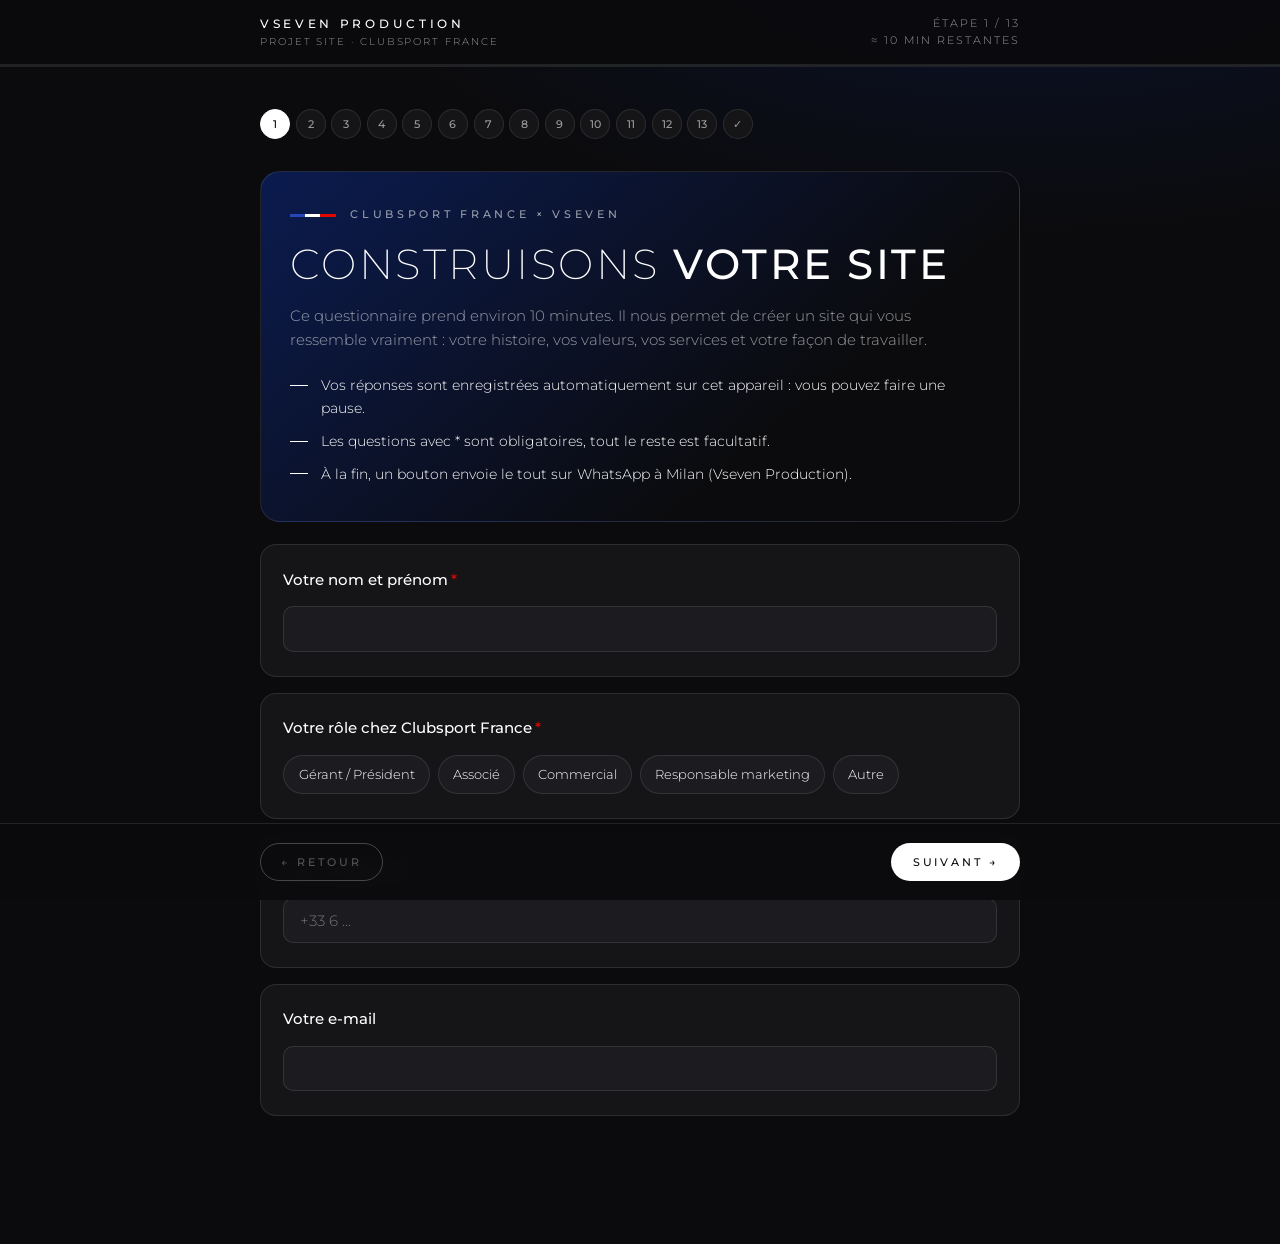
<file: index.html>
<!DOCTYPE html>
<html lang="fr">
<head>
<meta charset="utf-8">
<meta name="viewport" content="width=device-width, initial-scale=1">
<title>Questionnaire site — Clubsport France × Vseven Production</title>
<link rel="preconnect" href="https://fonts.googleapis.com">
<link rel="preconnect" href="https://fonts.gstatic.com" crossorigin>
<link href="https://fonts.googleapis.com/css2?family=Montserrat:wght@200;300;400;500;600&display=swap" rel="stylesheet">
<style>
:root{--bg:#0b0b0d;--card:#151518;--card2:#1c1c20;--navy:#0B1B4F;--blue:#2747b8;--red:#E10600;--silver:#C0C0C0;--w:#fff;--mute:rgba(255,255,255,.58);--line:rgba(255,255,255,.1);--ok:#3ccf7a}
*{box-sizing:border-box;margin:0;padding:0}
body{background:radial-gradient(1200px 600px at 80% -10%,rgba(11,27,79,.55),transparent 60%),var(--bg);color:var(--w);font:300 15px/1.6 'Montserrat',system-ui,sans-serif;min-height:100vh;-webkit-font-smoothing:antialiased}
a{color:inherit}
.wrap{width:min(760px,92vw);margin:0 auto}
.top{position:sticky;top:0;z-index:10;background:rgba(11,11,13,.9);backdrop-filter:blur(10px);border-bottom:1px solid var(--line)}
.top .wrap{display:flex;align-items:center;justify-content:space-between;gap:1rem;height:64px}
.brand{font-weight:500;letter-spacing:.32em;font-size:.72rem;text-transform:uppercase}
.brand small{display:block;font-weight:300;letter-spacing:.2em;color:var(--mute);font-size:.6rem}
.meta{font-size:.68rem;letter-spacing:.18em;text-transform:uppercase;color:var(--mute);text-align:right}
.bar{height:2px;background:var(--line)}
.bar i{display:block;height:100%;width:0;background:linear-gradient(90deg,var(--blue),#fff 50%,var(--red));transition:width .5s}
.tri{display:inline-flex;width:46px;height:3px}.tri i{flex:1}.tri i:nth-child(1){background:var(--blue)}.tri i:nth-child(2){background:#fff}.tri i:nth-child(3){background:var(--red)}
main{padding:2.6rem 0 7rem}
.eyebrow{display:flex;align-items:center;gap:.9rem;font-size:.66rem;letter-spacing:.35em;text-transform:uppercase;color:var(--mute);font-weight:500;margin-bottom:1rem}
h1{font-weight:200;font-size:clamp(1.7rem,4.4vw,2.6rem);letter-spacing:.06em;text-transform:uppercase;line-height:1.2;margin-bottom:.9rem}
h1 b{font-weight:500}
.intro{color:var(--mute);margin-bottom:2.2rem;max-width:62ch}
.q{background:var(--card);border:1px solid var(--line);border-radius:16px;padding:1.4rem 1.4rem 1.5rem;margin-bottom:1rem;transition:border-color .3s}
.q:focus-within{border-color:rgba(255,255,255,.3)}
.q.err{border-color:var(--red)}
.q label.t{display:block;font-weight:500;font-size:.95rem;margin-bottom:.25rem}
.q .h{display:block;color:var(--mute);font-size:.8rem;margin-bottom:.9rem}
.req{color:var(--red);margin-left:.2em}
input[type=text],input[type=email],input[type=tel],input[type=url],input[type=number],textarea,select{width:100%;background:var(--card2);border:1px solid var(--line);border-radius:10px;color:#fff;font:300 .95rem 'Montserrat',sans-serif;padding:.8em 1em;outline:none;transition:.25s}
input:focus,textarea:focus,select:focus{border-color:rgba(255,255,255,.45)}
textarea{min-height:96px;resize:vertical}
select option{color:#000}
.opts{display:flex;flex-wrap:wrap;gap:.5rem}
.opt{position:relative}
.opt input{position:absolute;opacity:0;pointer-events:none}
.opt span{display:inline-flex;align-items:center;gap:.5em;padding:.6em 1.05em;border:1px solid var(--line);border-radius:999px;font-size:.84rem;cursor:pointer;transition:.2s;user-select:none;background:var(--card2)}
.opt span:hover{border-color:rgba(255,255,255,.35)}
.opt input:checked+span{background:#fff;color:#0b0b0d;border-color:#fff;font-weight:500}
.opt input:focus-visible+span{outline:2px solid var(--blue);outline-offset:2px}
.opts.cards{display:grid;grid-template-columns:repeat(auto-fill,minmax(220px,1fr))}
.opts.cards .opt span{border-radius:12px;display:block;padding:.9em 1.05em;height:100%}
.opts.cards .opt span em{display:block;font-style:normal;font-size:.74rem;color:var(--mute);margin-top:.25rem;font-weight:300}
.opts.cards .opt input:checked+span em{color:#333}
.count{font-size:.72rem;color:var(--mute);margin-top:.6rem}
.scale{display:flex;gap:.4rem}
.scale .opt{flex:1}.scale .opt span{justify-content:center;width:100%;border-radius:10px}
.scale-l{display:flex;justify-content:space-between;font-size:.72rem;color:var(--mute);margin-top:.45rem}
.prefill{font-size:.72rem;color:var(--silver);margin-top:.4rem;letter-spacing:.04em}
.member{border:1px dashed var(--line);border-radius:12px;padding:1rem;margin-bottom:.7rem;display:grid;grid-template-columns:1fr 1fr;gap:.6rem;position:relative}
.member .full{grid-column:1/-1}
.member .rm{position:absolute;top:.5rem;right:.6rem;background:none;border:0;color:var(--mute);cursor:pointer;font-size:1rem}
.add{background:none;border:1px dashed rgba(255,255,255,.3);color:#fff;border-radius:999px;padding:.6em 1.2em;font:400 .8rem 'Montserrat';cursor:pointer}
.nav{position:fixed;bottom:0;left:0;right:0;background:rgba(11,11,13,.94);backdrop-filter:blur(10px);border-top:1px solid var(--line);z-index:10}
.nav .wrap{display:flex;justify-content:space-between;align-items:center;height:76px;gap:1rem}
.btn{display:inline-flex;align-items:center;justify-content:center;gap:.7em;padding:.95em 1.8em;border:1px solid rgba(255,255,255,.8);border-radius:999px;background:transparent;color:#fff;font:500 .7rem 'Montserrat';letter-spacing:.26em;text-transform:uppercase;cursor:pointer;text-decoration:none;transition:.25s}
.btn:hover{background:#fff;color:#0b0b0d}
.btn.solid{background:#fff;color:#0b0b0d}.btn.solid:hover{background:transparent;color:#fff}
.btn.wa{background:#25D366;border-color:#25D366;color:#06210f}.btn.wa:hover{background:transparent;color:#25D366}
.btn:disabled{opacity:.3;pointer-events:none}
.ghost{background:none;border:0;color:var(--mute);font:400 .74rem 'Montserrat';letter-spacing:.14em;text-transform:uppercase;cursor:pointer}
.steps{display:flex;gap:.35rem;flex-wrap:wrap;margin-bottom:2rem}
.steps button{width:30px;height:30px;border-radius:50%;border:1px solid var(--line);background:var(--card);color:var(--mute);font:500 .7rem 'Montserrat';cursor:pointer}
.steps button.on{background:#fff;color:#0b0b0d;border-color:#fff}
.steps button.done{border-color:rgba(255,255,255,.45);color:#fff}
.hero-card{background:linear-gradient(140deg,var(--navy),#0b0b0d 70%);border:1px solid var(--line);border-radius:20px;padding:2.2rem 1.8rem;margin-bottom:1.4rem}
.hero-card ul{list-style:none;display:grid;gap:.6rem;margin:1.4rem 0 0}
.hero-card li{display:flex;gap:.8rem;align-items:flex-start;font-size:.9rem}
.hero-card li::before{content:"";flex:none;width:18px;height:1px;background:#fff;margin-top:.75em}
.code{font:500 1.6rem 'Montserrat';letter-spacing:.2em;text-align:center;padding:1.2rem;border:1px solid var(--line);border-radius:14px;background:var(--card2);margin:1rem 0}
.recap{background:var(--card);border:1px solid var(--line);border-radius:16px;padding:1.2rem 1.4rem;margin-bottom:1rem}
.recap h3{font-weight:500;font-size:.72rem;letter-spacing:.3em;text-transform:uppercase;margin-bottom:.7rem;display:flex;justify-content:space-between;align-items:center}
.recap h3 button{background:none;border:0;color:var(--mute);font:400 .66rem 'Montserrat';letter-spacing:.14em;text-transform:uppercase;cursor:pointer;text-decoration:underline}
.recap dl{display:grid;grid-template-columns:minmax(140px,38%) 1fr;gap:.35rem 1rem;font-size:.84rem}
.recap dt{color:var(--mute)}
.recap dd{white-space:pre-wrap;word-break:break-word}
.actions{display:flex;flex-wrap:wrap;gap:.7rem;margin:1.4rem 0}
.toast{position:fixed;bottom:96px;left:50%;transform:translateX(-50%) translateY(20px);background:#fff;color:#0b0b0d;padding:.7em 1.3em;border-radius:999px;font-size:.8rem;font-weight:500;opacity:0;transition:.3s;pointer-events:none;z-index:20}
.toast.show{opacity:1;transform:translateX(-50%)}
.note{font-size:.78rem;color:var(--mute);margin-top:.6rem}
.hide{display:none!important}
@media(max-width:560px){.member{grid-template-columns:1fr}.recap dl{grid-template-columns:1fr}.recap dt{margin-top:.5rem}.nav .wrap{height:70px}.btn{padding:.9em 1.3em;letter-spacing:.18em}}
</style>
</head>
<body>
<div class="top">
  <div class="wrap">
    <div class="brand">Vseven Production<small>Projet site · Clubsport France</small></div>
    <div class="meta" id="meta">≈ 10 min</div>
  </div>
  <div class="bar"><i id="bar"></i></div>
</div>

<main class="wrap" id="app"></main>

<div class="nav" id="navbar">
  <div class="wrap">
    <button class="btn" id="prev">← Retour</button>
    <span class="ghost" id="saved"></span>
    <button class="btn solid" id="next">Suivant →</button>
  </div>
</div>
<div class="toast" id="toast"></div>

<script>
const WA='41782691267';
const KEY='csf_qcm_v1';

/* ----------- QUESTIONS ----------- */
const ADMIN={raison:'CLUBSPORT FRANCE',forme:'SAS — Société par actions simplifiée',siren:'108 720 491',siret:'108 720 491 00019',tva:'FR52108720491',naf:'45.11Z — Commerce de voitures et de véhicules automobiles légers',siege:'RDC Lot 11, ZI des Béthunes — 11 Rue du Bois du Pont, 95310 Saint-Ouen-l\'Aumône',president:'Selliah Mathialakan',creation:'12/08/2026'};
const STEPS=[
{t:'Bienvenue',sub:'Faisons connaissance',intro:'',welcome:true,f:[
 {id:'contact_nom',type:'text',l:'Votre nom et prénom',req:1},
 {id:'contact_role',type:'radio',l:'Votre rôle chez Clubsport France',o:['Gérant / Président','Associé','Commercial','Responsable marketing','Autre'],req:1},
 {id:'contact_tel',type:'tel',l:'Votre téléphone',ph:'+33 6 …'},
 {id:'contact_mail',type:'email',l:'Votre e-mail'},
]},
{t:'Identité',sub:'Qui êtes-vous ?',intro:'Ces réponses servent à écrire la page « La maison » et le ton de tout le site. Répondez comme vous parleriez à un client.',f:[
 {id:'nom_com',type:'text',l:'Nom commercial affiché sur le site',v:'Clubsport France',req:1},
 {id:'slogan',type:'radio',l:'Signature / slogan',o:['Drive the culture','More than a brand','Autre (précisez ci-dessous)','Pas de slogan'],v:'Drive the culture'},
 {id:'slogan_autre',type:'text',l:'Votre slogan',if:['slogan','Autre (précisez ci-dessous)']},
 {id:'histoire',type:'textarea',l:'Racontez l\'histoire de Clubsport France en quelques phrases',h:'Comment est né le projet, d\'où vient la passion, les étapes clés.',req:1},
 {id:'pourquoi_nom',type:'textarea',l:'Pourquoi le nom « Clubsport » ?',h:'Clin d\'œil aux finitions Clubsport (Porsche, VW…), esprit club, autre ?'},
 {id:'fondateurs',type:'text',l:'Qui a fondé l\'entreprise ?'},
 {id:'experience',type:'radio',l:'Années d\'expérience de l\'équipe dans l\'automobile',o:['Moins de 3 ans','3 à 5 ans','5 à 10 ans','Plus de 10 ans']},
 {id:'ventes_an',type:'radio',l:'Nombre de véhicules vendus par an (environ)',o:['Moins de 30','30 à 80','80 à 150','Plus de 150','Je préfère ne pas dire']},
 {id:'mission',type:'text',l:'Votre mission en une phrase',ph:'Ex. : Rendre l\'achat d\'une voiture d\'exception simple et transparent.'},
]},
{t:'Valeurs',sub:'Votre ADN',intro:'Ce qui vous rend différents de tous les autres vendeurs de voitures.',f:[
 {id:'valeurs',type:'check',max:3,l:'Vos 3 valeurs principales',o:['Passion','Transparence','Exclusivité','Confiance','Excellence','Proximité','Performance','Discrétion','Authenticité','Exigence','Réactivité','Sur-mesure'],req:1},
 {id:'ton',type:'radio',l:'Le ton du site',o:['Luxe & exclusif','Passion & sport auto','Premium mais accessible','Proche & chaleureux'],req:1},
 {id:'mots',type:'text',l:'3 mots qu\'un client devrait dire après être passé chez vous'},
 {id:'cible',type:'check',l:'Vos clients types',o:['Passionnés d\'auto sportive','Particuliers premium (SUV, berlines)','Collectionneurs','Chefs d\'entreprise / professionnels','Jeunes actifs (1ère sportive)','Clients étrangers / export','Footballeurs, artistes, influenceurs']},
 {id:'budget_client',type:'radio',l:'Budget moyen de vos clients',o:['Moins de 25 000 €','25 000 – 50 000 €','50 000 – 100 000 €','Plus de 100 000 €','Très variable']},
 {id:'marques',type:'check',l:'Les marques que vous voulez mettre en avant',o:['Porsche','BMW M','Audi RS / S','Mercedes-AMG','Maserati','Land Rover / Range Rover','Ferrari','Lamborghini','McLaren','Aston Martin','Bentley','Honda Type R / JDM','Volkswagen GTI / R','Toyota / 4x4','Toutes']},
 {id:'difference',type:'textarea',l:'Qu\'est-ce qui vous différencie de la concurrence ?',req:1},
 {id:'concurrents',type:'text',l:'Concurrents ou concessions que vous admirez (ou qui vous agacent 😉)'},
 {id:'jamais',type:'textarea',l:'Ce que vous ne voulez JAMAIS voir sur votre site',h:'Style, ton, type de photos, promesses…'},
]},
{t:'Équipe',sub:'Les visages de Clubsport',intro:'Une page équipe rassure énormément les acheteurs, surtout sur des voitures à ce prix. Facultatif.',f:[
 {id:'equipe_ok',type:'radio',l:'Voulez-vous présenter l\'équipe sur le site ?',o:['Oui, avec photos','Oui, sans photos (prénoms et rôles)','Non, pas pour l\'instant'],req:1},
 {id:'equipe',type:'team',l:'Membres de l\'équipe',h:'Ajoutez chaque personne qui apparaîtra.',if:['equipe_ok',['Oui, avec photos','Oui, sans photos (prénoms et rôles)']]},
 {id:'shooting_equipe',type:'radio',l:'Un shooting photo / vidéo de l\'équipe au showroom ?',o:['Oui, ça nous intéresse','On a déjà des photos','Non merci'],if:['equipe_ok','Oui, avec photos']},
]},
{t:'Services',sub:'Ce que vous proposez',intro:'Cochez tout ce que vous faites aujourd\'hui (ou que vous voulez faire). Les 3 premiers sont déjà sur la démo.',f:[
 {id:'services',type:'check',l:'Vos services',o:['Vente de véhicules','Achat cash de véhicules','Reprise','Dépôt-vente','Recherche personnalisée (mandat)','Import (Europe / monde)','Export','Extension de garantie','Livraison à domicile','Financement crédit','LOA / LLD','Carte grise / démarches','Plaques personnalisées','Nettoyage / detailing','Polissage','Traitement céramique','Pose de film PPF','Préparation esthétique','Entretien / mécanique (partenaire)','Location courte durée','Gardiennage / stockage'],v:['Vente de véhicules','Reprise','Dépôt-vente','Recherche personnalisée (mandat)','Extension de garantie','Livraison à domicile','Plaques personnalisées','Nettoyage / detailing','Polissage'],req:1},
 {id:'garantie',type:'text',l:'Garantie proposée (durée, organisme)',ph:'Ex. : 12 mois Opteven, extensible à 36 mois',if:['services','Extension de garantie']},
 {id:'livraison',type:'text',l:'Livraison : zone et conditions',ph:'Ex. : toute la France, tarif selon distance',if:['services','Livraison à domicile']},
 {id:'financement',type:'text',l:'Financement : avec quel organisme ?',if:['services',['Financement crédit','LOA / LLD']]},
 {id:'reprise_process',type:'textarea',l:'Comment se passe une reprise chez vous ?',h:'Estimation sur photos, inspection, délai de paiement…',if:['services','Reprise']},
 {id:'depot_conditions',type:'textarea',l:'Dépôt-vente : vos conditions',h:'Commission (% ou forfait), durée du mandat, ce qui est inclus (photos, annonces, essais…)',if:['services','Dépôt-vente']},
 {id:'services_autres',type:'textarea',l:'Autres services non listés'},
]},
{t:'Mandataire',sub:'Recherche de véhicule',intro:'On va créer une page « Je cherche ma voiture » : le client remplit sa demande, vous la recevez directement.',f:[
 {id:'mandat',type:'radio',l:'La recherche sur demande, vous la faites ?',o:['Oui, déjà en place','Oui, on veut la développer','Non'],req:1},
 {id:'mandat_frais',type:'radio',l:'Comment êtes-vous rémunérés ?',o:['Frais fixes (forfait)','Pourcentage du prix','Inclus dans la marge','Acompte puis solde','À définir'],if:['mandat',['Oui, déjà en place','Oui, on veut la développer']]},
 {id:'mandat_montant',type:'text',l:'Montant / % (sera affiché « à partir de » ou gardé privé, à vous de voir)',if:['mandat',['Oui, déjà en place','Oui, on veut la développer']]},
 {id:'mandat_affiche',type:'radio',l:'Afficher ces frais sur le site ?',o:['Oui','Non, sur demande'],if:['mandat',['Oui, déjà en place','Oui, on veut la développer']]},
 {id:'mandat_delai',type:'radio',l:'Délai moyen pour trouver un véhicule',o:['Moins de 2 semaines','2 à 4 semaines','1 à 2 mois','Plus de 2 mois','Ça dépend'],if:['mandat',['Oui, déjà en place','Oui, on veut la développer']]},
 {id:'mandat_pays',type:'check',l:'Où cherchez-vous ?',o:['France','Allemagne','Belgique','Pays-Bas','Italie','Espagne','Suisse','Royaume-Uni','Japon','États-Unis','Émirats'],if:['mandat',['Oui, déjà en place','Oui, on veut la développer']]},
 {id:'mandat_champs',type:'check',l:'Ce que le client doit remplir dans sa demande',o:['Marque','Modèle / version','Budget max','Année min.','Kilométrage max','Boîte','Carburant','Couleur ext. / int.','Options indispensables','Délai souhaité','Véhicule à reprendre','Financement souhaité','Photos d\'inspiration'],v:['Marque','Modèle / version','Budget max','Année min.','Kilométrage max','Options indispensables','Délai souhaité','Véhicule à reprendre'],if:['mandat',['Oui, déjà en place','Oui, on veut la développer']]},
 {id:'mandat_process',type:'textarea',l:'Les étapes de votre recherche, du premier appel à la livraison',if:['mandat',['Oui, déjà en place','Oui, on veut la développer']]},
]},
{t:'Esthétique',sub:'Nettoyage, polissage & plaques',intro:'Ces services peuvent faire venir des clients qui n\'achètent pas encore de voiture : c\'est une vraie porte d\'entrée.',f:[
 {id:'esth_presta',type:'check',l:'Prestations proposées',o:['Nettoyage intérieur','Nettoyage extérieur','Nettoyage complet','Shampoing sièges / moquettes','Soin cuir','Polissage 1 étape (lustrage)','Correction de peinture multi-étapes','Traitement céramique','Film PPF','Vitres teintées','Rénovation des phares','Nettoyage moteur','Covering'],v:['Nettoyage complet','Polissage 1 étape (lustrage)']},
 {id:'esth_formules',type:'radio',l:'Vous avez des formules / prix fixes ?',o:['Oui, des formules avec prix','Oui mais prix sur devis','Pas encore, à créer ensemble']},
 {id:'esth_tarifs',type:'textarea',l:'Vos formules et tarifs',ph:'Ex. : Formule Essentielle 89 € · Premium 189 € · Prestige 349 €…',if:['esth_formules','Oui, des formules avec prix']},
 {id:'esth_lieu',type:'radio',l:'Où ?',o:['Au showroom','À domicile','Les deux']},
 {id:'esth_externe',type:'radio',l:'Ouvert aux véhicules non achetés chez vous ?',o:['Oui','Non, clients uniquement']},
 {id:'esth_duree',type:'text',l:'Durée moyenne d\'une prestation',ph:'Ex. : 3 h pour un nettoyage complet'},
 {id:'plaques',type:'check',l:'Plaques personnalisées : quels types ?',o:['Plaques homologuées classiques','Plaques luxe / 3D / gel','Plaques collection (fond noir)','Plaques fantaisie (show)','Porte-plaques'],if:['services','Plaques personnalisées']},
 {id:'plaques_prix',type:'text',l:'Prix / délai des plaques',if:['services','Plaques personnalisées']},
]},
{t:'Rendez-vous',sub:'Comment on vous rencontre',intro:'Votre showroom est uniquement sur RDV : la prise de rendez-vous doit être ultra simple.',f:[
 {id:'rdv_types',type:'check',l:'Types de rendez-vous',o:['Visite d\'un véhicule','Essai routier','Estimation / reprise','Dépôt-vente','Recherche personnalisée','Nettoyage / polissage','Livraison / remise des clés','Visio'],v:['Visite d\'un véhicule','Essai routier','Estimation / reprise'],req:1},
 {id:'rdv_canal',type:'check',l:'Par où le client réserve',o:['WhatsApp','Appel téléphonique','Formulaire sur le site','Agenda en ligne (Calendly / Google)','Instagram DM'],req:1},
 {id:'rdv_jours',type:'check',l:'Jours d\'ouverture',o:['Lundi','Mardi','Mercredi','Jeudi','Vendredi','Samedi','Dimanche'],v:['Lundi','Mardi','Mercredi','Jeudi','Vendredi','Samedi']},
 {id:'rdv_heures',type:'text',l:'Horaires',v:'9h30 – 19h00',h:'Vos annonces indiquent tantôt « lundi au samedi 9h30–19h », tantôt « mardi au samedi » ou « 10h–19h » : lequel est le bon ?'},
 {id:'rdv_prevenance',type:'radio',l:'Délai minimum pour réserver',o:['Le jour même','24 h avant','48 h avant','Peu importe']},
 {id:'rdv_essai',type:'textarea',l:'Conditions pour un essai routier',ph:'Ex. : permis + pièce d\'identité, 25 ans min., caution…'},
]},
{t:'Réseaux & contact',sub:'Où vous trouver',intro:'Collez les liens ou les @. On les relie partout sur le site.',f:[
 {id:'insta',type:'text',l:'Instagram',ph:'@clubsportfrance'},
 {id:'tiktok',type:'text',l:'TikTok'},
 {id:'facebook',type:'text',l:'Facebook'},
 {id:'youtube',type:'text',l:'YouTube'},
 {id:'snap',type:'text',l:'Snapchat'},
 {id:'google',type:'text',l:'Fiche Google (lien)',h:'Vous avez 5/5 sur 4 avis : on peut les afficher sur le site.'},
 {id:'lbc',type:'text',l:'Boutique Leboncoin',v:'https://www.leboncoin.fr/boutique/7995387/clubsport_france.htm'},
 {id:'autres_plateformes',type:'check',l:'Autres plateformes de vente utilisées',o:['La Centrale','AutoScout24','Mobile.de','Autohero','Aramis (pro)','Facebook Marketplace','Aucune']},
 {id:'wa_pro',type:'tel',l:'Numéro WhatsApp pour les clients',req:1},
 {id:'tel_pub',type:'tel',l:'Téléphone affiché sur le site'},
 {id:'mail_pub',type:'email',l:'E-mail affiché sur le site',req:1},
 {id:'qui_repond',type:'text',l:'Qui répond aux demandes ?'},
 {id:'reseaux_gestion',type:'radio',l:'Vos réseaux aujourd\'hui',o:['On poste régulièrement','On poste de temps en temps','Presque jamais','On voudrait déléguer']},
]},
{t:'Administratif',sub:'Mentions légales',intro:'Voici ce qu\'on a trouvé au registre officiel. Vérifiez, puis complétez ce qui manque pour des mentions légales et CGV conformes.',admin:true,f:[
 {id:'admin_ok',type:'radio',l:'Ces informations sont-elles correctes ?',o:['Oui, tout est correct','Non, il faut corriger'],req:1},
 {id:'admin_corr',type:'textarea',l:'Corrections',if:['admin_ok','Non, il faut corriger']},
 {id:'capital',type:'text',l:'Capital social',ph:'Ex. : 1 000 €'},
 {id:'rcs',type:'text',l:'Ville d\'immatriculation RCS',ph:'Ex. : RCS Pontoise'},
 {id:'resp_pub',type:'text',l:'Directeur de la publication du site',v:'Selliah Mathialakan'},
 {id:'mail_legal',type:'email',l:'E-mail de contact légal'},
 {id:'assurance',type:'text',l:'Assurance RC Pro (compagnie)'},
 {id:'mediateur',type:'text',l:'Médiateur de la consommation (obligatoire pour vendre aux particuliers)',h:'Si vous n\'en avez pas, on vous indiquera les options.'},
 {id:'cgv',type:'radio',l:'Avez-vous des CGV ?',o:['Oui, je les fournis','Non, à rédiger','Je ne sais pas']},
 {id:'garantie_legale',type:'radio',l:'Garantie légale de conformité mentionnée sur vos ventes ?',o:['Oui','Non','Je ne sais pas']},
]},
{t:'Contenus',sub:'Photos, vidéos, logo',intro:'Plus on a de matière, plus le site sera vivant.',f:[
 {id:'logo_hd',type:'radio',l:'Logo en haute définition (vectoriel / PNG transparent)',o:['Oui, je l\'envoie','Seulement l\'animation','Non']},
 {id:'photos',type:'radio',l:'Photos des véhicules',o:['On a les originaux sans filigrane','Seulement celles de Leboncoin','On voudrait un shooting pro']},
 {id:'videos',type:'check',l:'Vidéos disponibles',o:['Vidéos des véhicules','Showroom','Livraisons clients','Coulisses / équipe','Aucune']},
 {id:'vendus_ok',type:'radio',l:'Une section « Déjà vendus » sur le site ?',h:'Les voitures déjà vendues rassurent énormément les nouveaux clients (preuve sociale).',o:['Oui, on veut la mettre','Oui, mais sans les prix','Non'],req:1},
 {id:'vendus_nb',type:'radio',l:'Combien de véhicules avez-vous déjà vendus au total ?',o:['Moins de 20','20 à 50','50 à 100','100 à 300','Plus de 300'],if:['vendus_ok',['Oui, on veut la mettre','Oui, mais sans les prix']]},
 {id:'vendus_liste',type:'textarea',l:'Vos plus belles ventes (une par ligne)',h:'Modèle – année – km – mois de vente – ville de livraison (facultatif). Ex. : Porsche 911 GT3 – 2021 – 43 000 km – Octobre 2026 – Lyon',if:['vendus_ok',['Oui, on veut la mettre','Oui, mais sans les prix']]},
 {id:'vendus_photos',type:'radio',l:'Photos de ces véhicules / livraisons',o:['On a des photos (avec les clients)','On a des photos (véhicules seuls)','Pas de photos','On voudrait des photos à chaque livraison (Vseven)'],if:['vendus_ok',['Oui, on veut la mettre','Oui, mais sans les prix']]},
 {id:'vendus_clients',type:'radio',l:'Vos clients acceptent d\'apparaître (photo, prénom) ?',o:['Oui, souvent','Parfois, on demande à chaque fois','Non, véhicules uniquement'],if:['vendus_ok',['Oui, on veut la mettre','Oui, mais sans les prix']]},
 {id:'avis',type:'textarea',l:'Avis ou témoignages clients à mettre en avant',h:'Collez-les ici avec le prénom du client (avec son accord).'},
 {id:'moodboard',type:'radio',l:'La direction artistique (moodboard bleu nuit / blanc / rouge / argent)',o:['Parfait, on garde','À ajuster','À revoir complètement']},
 {id:'inspi',type:'textarea',l:'Sites qui vous inspirent (liens)'},
]},
{t:'Le site',sub:'Fonctionnement',intro:'Les pages et la gestion au quotidien.',f:[
 {id:'pages',type:'check',l:'Pages souhaitées',o:['Accueil','Véhicules en stock','Fiche véhicule détaillée','Véhicules vendus','Recherche personnalisée','Dépôt-vente','Reprise / estimation','Esthétique (nettoyage, polissage)','Plaques personnalisées','Équipe','La maison / histoire','Avis clients','FAQ','Blog / actus','Contact & RDV','Mentions légales / CGV'],v:['Accueil','Véhicules en stock','Fiche véhicule détaillée','Recherche personnalisée','Dépôt-vente','Esthétique (nettoyage, polissage)','Contact & RDV','Mentions légales / CGV'],req:1},
 {id:'langues',type:'check',l:'Langues',o:['Français','Anglais','Allemand','Italien','Arabe'],v:['Français']},
 {id:'domaine',type:'radio',l:'Nom de domaine',o:['On en a déjà un','À acheter'],req:1},
 {id:'domaine_nom',type:'text',l:'Lequel ? (ou celui que vous voulez)',ph:'clubsport-france.fr'},
 {id:'maj_stock',type:'radio',l:'Qui met à jour le stock ?',o:['Nous-mêmes (interface simple)','Vseven (forfait mensuel)','Automatique depuis Leboncoin si possible']},
 {id:'stock_freq',type:'radio',l:'Combien de nouveaux véhicules par mois ?',o:['1 à 3','4 à 8','9 à 15','Plus de 15']},
 {id:'date',type:'radio',l:'Mise en ligne souhaitée',o:['Le plus vite possible','Sous 1 mois','Sous 2 mois','Pas pressé']},
]},
{t:'Options',sub:'Aller plus loin',intro:'Cochez ce qui vous intéresse : je vous fais une proposition sur mesure. Tout est sur devis, sans engagement.',f:[
 {id:'upsell',type:'cards',l:'Options Vseven Production',o:[
  ['Shooting photo véhicules','Photos pro sur fond Clubsport, à l\'unité ou au forfait'],
  ['Vidéo par véhicule','Reels / TikTok de présentation pour chaque voiture'],
  ['Gestion des réseaux','Publication planifiée, 30 jours de contenu'],
  ['Shooting équipe & showroom','Photos et film de présentation de la maison'],
  ['Bot WhatsApp','Répond 24/7, qualifie les demandes, prend les RDV'],
  ['Estimation de reprise en ligne','Le client envoie plaque, km et photos'],
  ['Simulateur de financement','Mensualités LOA / crédit sur chaque fiche'],
  ['Alertes stock','Le client est prévenu quand sa voiture arrive'],
  ['Collecte d\'avis Google','Demande d\'avis automatique après chaque vente'],
  ['Référencement local (SEO)','« voiture prestige Val-d\'Oise », fiche Google optimisée'],
  ['Campagnes publicitaires','Meta / Google Ads ciblées'],
  ['Site multilingue','Anglais / autres pour l\'export'],
  ['Hébergement & maintenance','Mises à jour, sécurité, stock'],
  ['Cartes de visite & print','Flyers, plaques showroom, goodies']]},
 {id:'budget',type:'radio',l:'Budget global envisagé pour le projet',o:['Moins de 1 500 €','1 500 – 3 000 €','3 000 – 6 000 €','Plus de 6 000 €','Je préfère en parler']},
 {id:'mensuel',type:'radio',l:'Ouvert à un accompagnement mensuel ?',o:['Oui','Peut-être','Non']},
 {id:'priorite',type:'radio',l:'Votre priorité n°1',o:['Vendre plus de voitures','Rentrer plus de dépôts-ventes','Développer la recherche sur mesure','Développer l\'esthétique','Image de marque'],req:1},
 {id:'remarques',type:'textarea',l:'Un dernier mot, une idée, une question ?'},
]},
];

/* ----------- STATE ----------- */
let S={step:0,a:{},ref:null};
try{const r=localStorage.getItem(KEY);if(r)S=Object.assign(S,JSON.parse(r))}catch(e){}
STEPS.forEach(st=>st.f.forEach(q=>{if(q.v!==undefined&&S.a[q.id]===undefined)S.a[q.id]=Array.isArray(q.v)?[...q.v]:q.v}));
if(!S.ref){const c='ABCDEFGHJKLMNPQRSTUVWXYZ23456789';S.ref='CSF-'+Array.from({length:4},()=>c[Math.floor(Math.random()*c.length)]).join('')}
function save(){try{localStorage.setItem(KEY,JSON.stringify(S));$('#saved').textContent='Enregistré ✓'}catch(e){}}
const $=s=>document.querySelector(s);
const esc=s=>String(s??'').replace(/[&<>"]/g,c=>({'&':'&amp;','<':'&lt;','>':'&gt;','"':'&quot;'}[c]));
const TOTAL=STEPS.length+1; // + recap

function visible(q){
  if(!q.if)return true;const[k,v]=q.if,cur=S.a[k],vals=Array.isArray(v)?v:[v];
  return Array.isArray(cur)?cur.some(x=>vals.includes(x)):vals.includes(cur);
}
function filled(q){const v=S.a[q.id];if(q.type=='team')return Array.isArray(v)&&v.some(m=>m.prenom);return Array.isArray(v)?v.length>0:!!(v&&String(v).trim())}

/* ----------- RENDER ----------- */
function field(q){
  const v=S.a[q.id],name=q.id;
  let html=`<div class="q" data-q="${q.id}"><label class="t" for="f_${q.id}">${esc(q.l)}${q.req?'<span class="req">*</span>':''}</label>${q.h?`<span class="h">${esc(q.h)}</span>`:'<span class="h"></span>'}`;
  if(['text','email','tel','url'].includes(q.type))html+=`<input id="f_${q.id}" type="${q.type}" data-k="${q.id}" value="${esc(v||'')}" placeholder="${esc(q.ph||'')}">`;
  else if(q.type=='textarea')html+=`<textarea id="f_${q.id}" data-k="${q.id}" placeholder="${esc(q.ph||'')}">${esc(v||'')}</textarea>`;
  else if(q.type=='radio')html+=`<div class="opts">${q.o.map(o=>`<label class="opt"><input type="radio" name="${name}" data-k="${q.id}" value="${esc(o)}"${v==o?' checked':''}><span>${esc(o)}</span></label>`).join('')}</div>`;
  else if(q.type=='check')html+=`<div class="opts">${q.o.map(o=>`<label class="opt"><input type="checkbox" data-k="${q.id}" value="${esc(o)}"${(v||[]).includes(o)?' checked':''}><span>${esc(o)}</span></label>`).join('')}</div>${q.max?`<div class="count" id="c_${q.id}">${(v||[]).length} / ${q.max} sélectionnées</div>`:''}`;
  else if(q.type=='cards')html+=`<div class="opts cards">${q.o.map(([o,d])=>`<label class="opt"><input type="checkbox" data-k="${q.id}" value="${esc(o)}"${(v||[]).includes(o)?' checked':''}><span>${esc(o)}<em>${esc(d)}</em></span></label>`).join('')}</div>`;
  else if(q.type=='team'){const list=(v&&v.length)?v:[{}];html+=`<div id="team">${list.map((m,i)=>member(m,i)).join('')}</div><button class="add" type="button" id="addm">+ Ajouter une personne</button>`}
  return html+'</div>';
}
function member(m,i){return `<div class="member" data-i="${i}"><button type="button" class="rm" data-rm="${i}" aria-label="Retirer">✕</button>
 <input type="text" placeholder="Prénom" data-m="prenom" value="${esc(m.prenom||'')}">
 <input type="text" placeholder="Poste / rôle" data-m="poste" value="${esc(m.poste||'')}">
 <input type="text" class="full" placeholder="Sa voiture de rêve / sa passion auto" data-m="passion" value="${esc(m.passion||'')}">
 <input type="text" class="full" placeholder="Une phrase sur lui / elle" data-m="bio" value="${esc(m.bio||'')}"></div>`}

function render(){
  const app=$('#app');window.scrollTo({top:0});
  const pct=Math.round(S.step/(TOTAL-1)*100);$('#bar').style.width=pct+'%';
  const left=Math.max(0,Math.round((TOTAL-1-S.step)*0.8));
  $('#meta').innerHTML=S.step<TOTAL-1?`Étape ${S.step+1} / ${TOTAL-1}<br>≈ ${left||1} min restantes`:'Terminé';
  let dots=`<div class="steps">${Array.from({length:TOTAL},(_,i)=>`<button data-go="${i}" class="${i==S.step?'on':i<S.step?'done':''}" aria-label="Étape ${i+1}">${i==TOTAL-1?'✓':i+1}</button>`).join('')}</div>`;
  if(S.step==TOTAL-1){renderRecap(app,dots);return}
  const st=STEPS[S.step];
  let h=dots;
  if(st.welcome)h+=`<div class="hero-card"><div class="eyebrow"><span class="tri"><i></i><i></i><i></i></span>Clubsport France × Vseven</div>
    <h1>Construisons <b>votre site</b></h1>
    <p style="color:var(--mute)">Ce questionnaire prend environ 10 minutes. Il nous permet de créer un site qui vous ressemble vraiment : votre histoire, vos valeurs, vos services et votre façon de travailler.</p>
    <ul><li>Vos réponses sont enregistrées automatiquement sur cet appareil : vous pouvez faire une pause.</li><li>Les questions avec * sont obligatoires, tout le reste est facultatif.</li><li>À la fin, un bouton envoie le tout sur WhatsApp à Milan (Vseven Production).</li></ul></div>`;
  else h+=`<div class="eyebrow"><span class="tri"><i></i><i></i><i></i></span>${esc(st.t)}</div><h1>${esc(st.sub)}</h1><p class="intro">${esc(st.intro)}</p>`;
  if(st.admin)h+=`<div class="recap"><h3>Registre national des entreprises</h3><dl>${[['Raison sociale',ADMIN.raison],['Forme',ADMIN.forme],['SIREN',ADMIN.siren],['SIRET (siège)',ADMIN.siret],['N° TVA',ADMIN.tva],['Activité (NAF)',ADMIN.naf],['Siège',ADMIN.siege],['Président',ADMIN.president],['Date de création',ADMIN.creation]].map(([k,v])=>`<dt>${k}</dt><dd>${esc(v)}</dd>`).join('')}</dl></div>`;
  h+=st.f.map(q=>visible(q)?field(q):`<div class="hide" data-q="${q.id}"></div>`).join('');
  app.innerHTML=h;
  $('#prev').disabled=S.step==0;$('#next').textContent=S.step==TOTAL-2?'Voir le récap →':'Suivant →';$('#navbar').classList.remove('hide');
}

/* ----------- EVENTS ----------- */
document.addEventListener('input',e=>{
  const t=e.target,k=t.dataset.k;
  if(t.dataset.m!==undefined){const box=t.closest('.member'),i=+box.dataset.i;S.a.equipe=S.a.equipe||[];S.a.equipe[i]=S.a.equipe[i]||{};S.a.equipe[i][t.dataset.m]=t.value;save();return}
  if(!k)return;
  const q=STEPS.flatMap(s=>s.f).find(x=>x.id==k);
  if(t.type=='checkbox'){
    let arr=S.a[k]||[];
    if(t.checked){if(q.max&&arr.length>=q.max){t.checked=false;toast(`${q.max} choix maximum`);return}arr=[...arr,t.value]}else arr=arr.filter(x=>x!=t.value);
    S.a[k]=arr;const c=$('#c_'+k);if(c)c.textContent=`${arr.length} / ${q.max} sélectionnées`;
  }else S.a[k]=t.value;
  t.closest('.q')?.classList.remove('err');
  save();
  if(t.type=='radio'||t.type=='checkbox'){ // conditional re-render without losing scroll
    const y=scrollY,st=STEPS[S.step];if(st&&st.f.some(x=>x.if&&x.if[0]==k)){render();scrollTo(0,y)}
  }
});
document.addEventListener('click',e=>{
  const g=e.target.closest('[data-go]');if(g){S.step=+g.dataset.go;save();render();return}
  if(e.target.id=='addm'){S.a.equipe=S.a.equipe||[{}];if(!S.a.equipe.length)S.a.equipe.push({});S.a.equipe.push({});save();const y=scrollY;render();scrollTo(0,y);return}
  const rm=e.target.dataset.rm;if(rm!==undefined){S.a.equipe=(S.a.equipe||[]).filter((_,i)=>i!=rm);save();const y=scrollY;render();scrollTo(0,y)}
});
$('#prev').onclick=()=>{if(S.step>0){S.step--;save();render()}};
$('#next').onclick=()=>{
  const st=STEPS[S.step];const miss=st.f.filter(q=>q.req&&visible(q)&&!filled(q));
  document.querySelectorAll('.q.err').forEach(x=>x.classList.remove('err'));
  if(miss.length){miss.forEach(q=>document.querySelector(`[data-q="${q.id}"]`)?.classList.add('err'));document.querySelector(`[data-q="${miss[0].id}"]`).scrollIntoView({behavior:'smooth',block:'center'});toast('Il manque une réponse obligatoire');return}
  S.step++;save();render();
};
function toast(m){const t=$('#toast');t.textContent=m;t.classList.add('show');clearTimeout(t._);t._=setTimeout(()=>t.classList.remove('show'),2200)}

/* ----------- RECAP + CODE ----------- */
function fmt(q){const v=S.a[q.id];if(q.type=='team')return (v||[]).filter(m=>m.prenom).map(m=>`${m.prenom}${m.poste?' — '+m.poste:''}${m.passion?' ('+m.passion+')':''}${m.bio?'\n  '+m.bio:''}`).join('\n');return Array.isArray(v)?v.join(', '):(v||'')}
function recapText(){
  let t=`QUESTIONNAIRE SITE — CLUBSPORT FRANCE\nRéf. ${S.ref}\n`;
  STEPS.forEach(st=>{const rows=st.f.filter(q=>visible(q)&&filled(q));if(!rows.length)return;t+=`\n■ ${st.t.toUpperCase()}\n`;rows.forEach(q=>t+=`• ${q.l} : ${fmt(q)}\n`)});
  return t;
}
async function makeCode(){
  const json=JSON.stringify({r:S.ref,a:S.a});
  const bytes=new TextEncoder().encode(json);
  let out=bytes,flag='1';
  try{if('CompressionStream' in window){const cs=new Blob([bytes]).stream().pipeThrough(new CompressionStream('deflate-raw'));out=new Uint8Array(await new Response(cs).arrayBuffer());flag='Z'}}catch(e){out=bytes;flag='1'}
  let bin='';out.forEach(b=>bin+=String.fromCharCode(b));
  return 'V7'+flag+btoa(bin).replace(/\+/g,'-').replace(/\//g,'_').replace(/=+$/,'');
}
async function renderRecap(app,dots){
  $('#navbar').classList.add('hide');
  const code=await makeCode();
  const short=`Bonjour Milan 👋\nVoici le questionnaire du site Clubsport France.\nRéf. ${S.ref} — ${S.a.contact_nom||''}\n\n`;
  const full=short+recapText()+`\n— Code de sauvegarde —\n${code}`;
  let msg=full;
  if(encodeURIComponent(msg).length>7000)msg=short+`Priorité : ${S.a.priorite||'-'}\nOptions : ${(S.a.upsell||[]).join(', ')||'-'}\n\n(Récap complet dans le code ci-dessous)\n\n— Code —\n${code}`;
  const wa=`https://wa.me/${WA}?text=${encodeURIComponent(msg)}`;
  let h=dots+`<div class="eyebrow"><span class="tri"><i></i><i></i><i></i></span>Récapitulatif</div><h1>Merci, c'est <b>presque fini</b></h1>
  <p class="intro">Relisez vos réponses, puis envoyez-les à Milan sur WhatsApp. Votre code projet :</p>
  <div class="code">${S.ref}</div>
  <div class="actions"><a class="btn wa" href="${wa}" target="_blank" rel="noopener">Envoyer sur WhatsApp →</a><button class="btn" id="cp">Copier le récap</button><button class="btn" id="back">Modifier</button></div>
  <p class="note">Si WhatsApp ne s'ouvre pas : copiez le récap et envoyez-le au +41 78 269 12 67 (WhatsApp).</p><br>`;
  STEPS.forEach((st,i)=>{const rows=st.f.filter(q=>visible(q)&&filled(q));h+=`<div class="recap"><h3>${esc(st.t)}<button data-go="${i}">Modifier</button></h3>${rows.length?`<dl>${rows.map(q=>`<dt>${esc(q.l)}</dt><dd>${esc(fmt(q))}</dd>`).join('')}</dl>`:'<p class="note">Non renseigné</p>'}</div>`});
  h+=`<div class="actions"><a class="btn wa" href="${wa}" target="_blank" rel="noopener">Envoyer sur WhatsApp →</a></div>`;
  app.innerHTML=h;
  $('#cp').onclick=async()=>{try{await navigator.clipboard.writeText(full);toast('Récap copié ✓')}catch(e){toast('Copie impossible : sélectionnez le texte')}};
  $('#back').onclick=()=>{S.step=TOTAL-2;save();render()};
}

/* ----------- DECODER (Milan) : ajoutez #decoder à l'URL ----------- */
async function decode(code){
  code=code.trim().replace(/\s+/g,'');if(!code.startsWith('V7'))throw 'Code invalide';
  const flag=code[2],b64=code.slice(3).replace(/-/g,'+').replace(/_/g,'/');
  const bin=atob(b64+'==='.slice((b64.length+3)%4));const bytes=Uint8Array.from(bin,c=>c.charCodeAt(0));
  let out=bytes;if(flag=='Z'){const ds=new Blob([bytes]).stream().pipeThrough(new DecompressionStream('deflate-raw'));out=new Uint8Array(await new Response(ds).arrayBuffer())}
  return JSON.parse(new TextDecoder().decode(out));
}
function renderDecoder(){
  $('#navbar').classList.add('hide');$('#bar').style.width='100%';$('#meta').textContent='Mode lecture';
  $('#app').innerHTML=`<div class="eyebrow"><span class="tri"><i></i><i></i><i></i></span>Vseven · Lecture</div><h1>Décoder un <b>questionnaire</b></h1><p class="intro">Collez le code reçu sur WhatsApp (il commence par V7).</p>
  <div class="q"><textarea id="dc" placeholder="V7Z…"></textarea><div class="actions"><button class="btn solid" id="dgo">Décoder</button><button class="btn" id="dload">Charger dans le formulaire</button></div></div><div id="dout"></div>`;
  $('#dgo').onclick=async()=>{try{const d=await decode($('#dc').value);const keep=S;S={step:0,a:d.a,ref:d.r};$('#dout').innerHTML=`<div class="code">${esc(d.r)}</div><div class="recap"><dl style="display:block"><dd>${esc(recapText())}</dd></dl></div>`;S=keep}catch(e){toast('Code invalide')}};
  $('#dload').onclick=async()=>{try{const d=await decode($('#dc').value);S={step:TOTAL-1,a:d.a,ref:d.r};save();location.hash='';render()}catch(e){toast('Code invalide')}};
}
function boot(){location.hash=='#decoder'?renderDecoder():render()}
addEventListener('hashchange',boot);boot();
</script>
</body>
</html>
</file>
